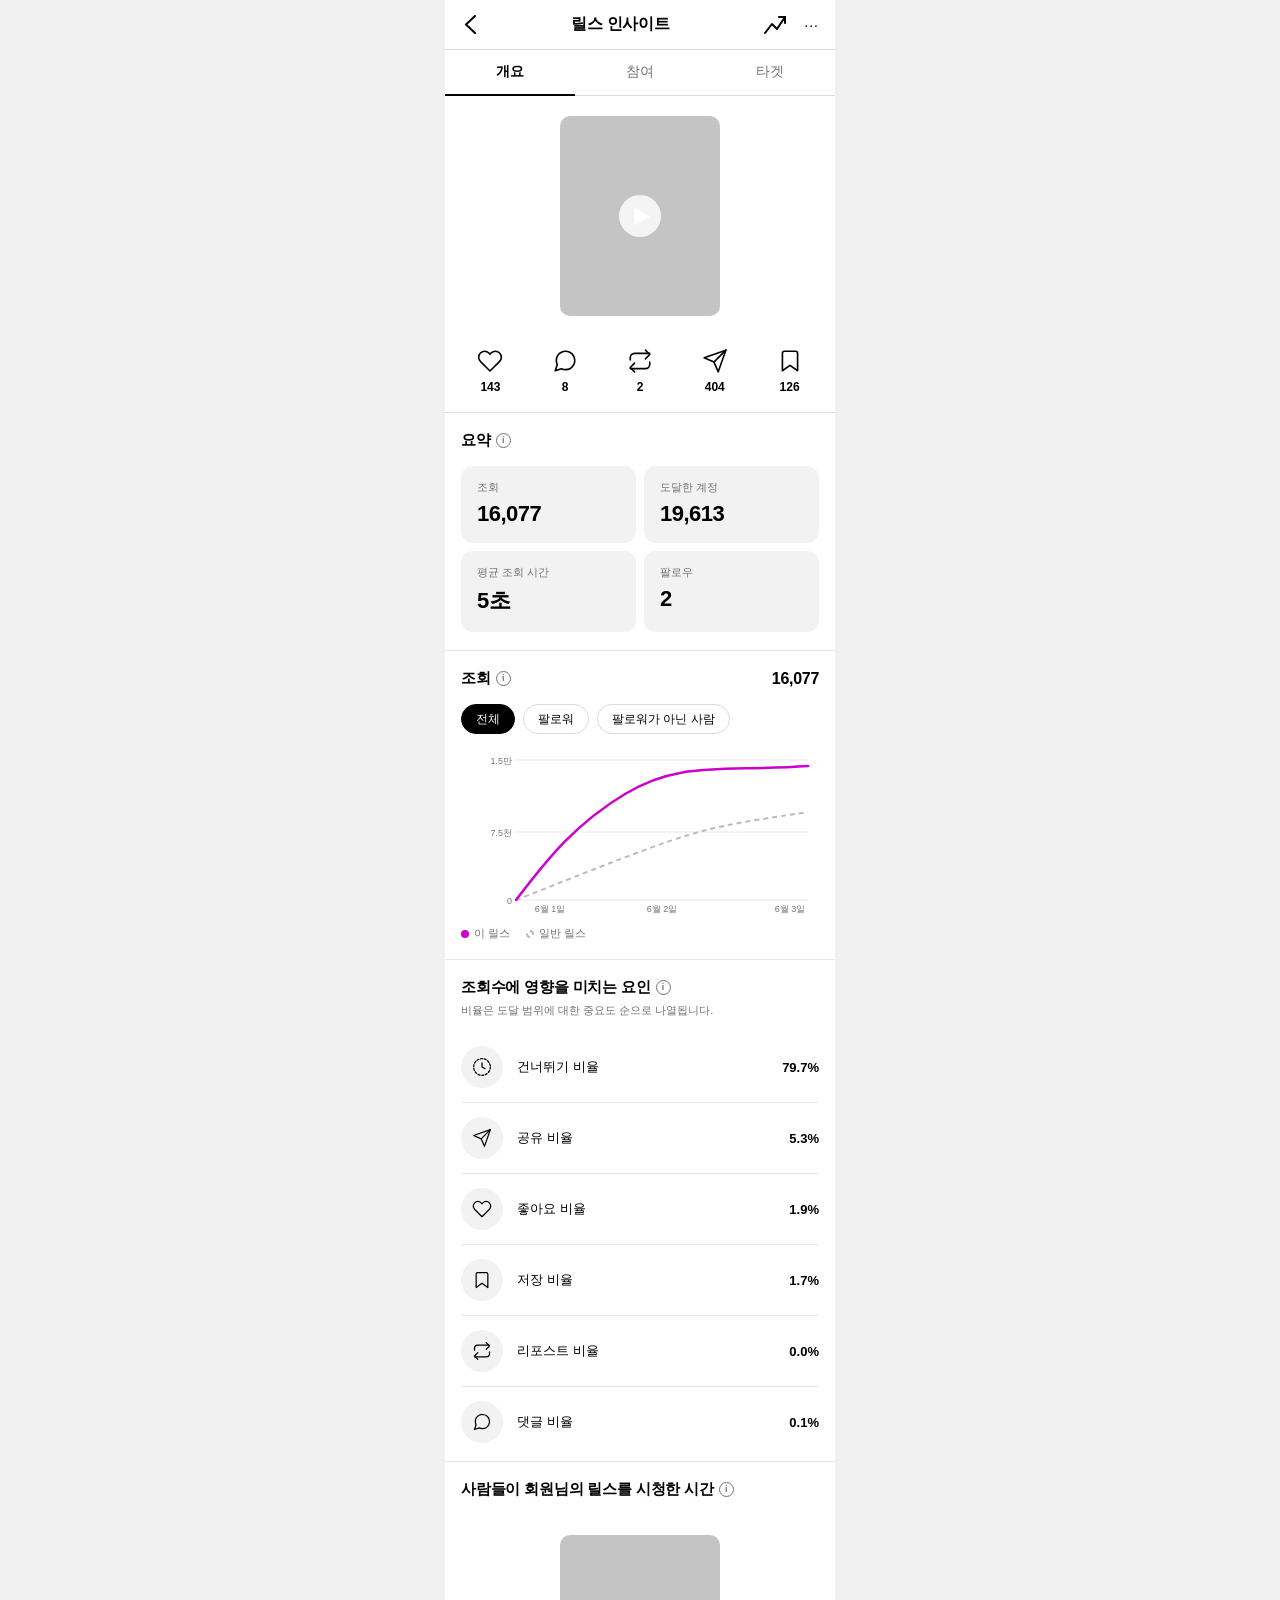
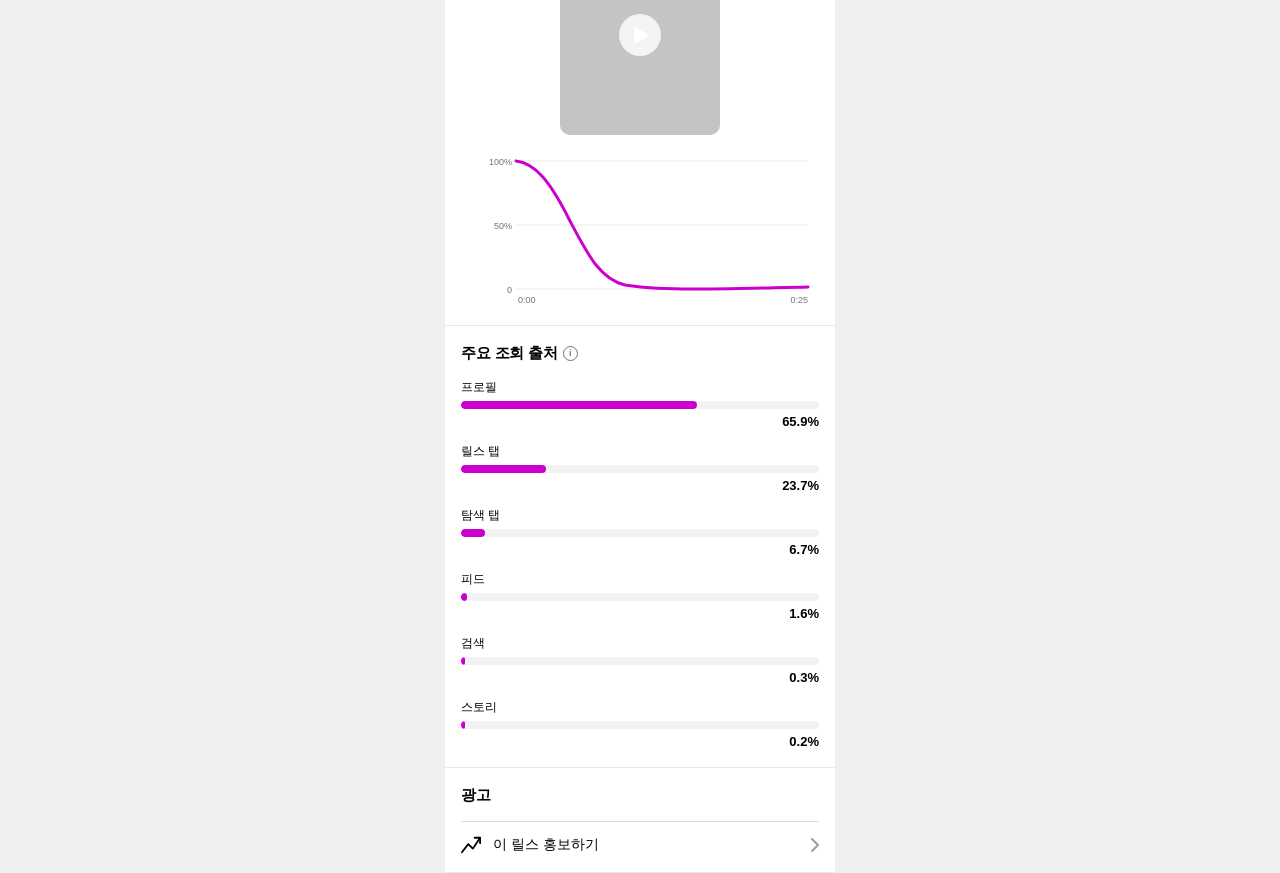
<file: index.html>
<!DOCTYPE html>
<html lang="ko">
<head>
  <meta charset="UTF-8"/>
  <meta name="viewport" content="width=device-width, initial-scale=1.0"/>
  <title>릴스 인사이트</title>
  <link rel="stylesheet" href="style.css"/>
</head>
<body>
<div class="app">

  <!-- 헤더 -->
  <header class="header">
    <button class="hdr-btn">
      <svg width="11" height="19" viewBox="0 0 11 19" fill="none">
        <path d="M10 1L1 9.5L10 18" stroke="#000" stroke-width="2" stroke-linecap="round" stroke-linejoin="round"/>
      </svg>
    </button>
    <span class="hdr-title">릴스 인사이트</span>
    <div class="hdr-right">
      <button class="hdr-btn">
        <svg width="22" height="18" viewBox="0 0 22 18" fill="none">
          <polyline points="1,17 8,8 13,13 21,1" stroke="#000" stroke-width="2" stroke-linecap="round" stroke-linejoin="round"/>
          <polyline points="15,1 21,1 21,7" stroke="#000" stroke-width="2" stroke-linecap="round" stroke-linejoin="round"/>
        </svg>
      </button>
      <button class="hdr-btn hdr-more">···</button>
    </div>
  </header>

  <!-- 탭바 -->
  <nav class="tabbar">
    <button class="tab tab--active">개요</button>
    <button class="tab">참여</button>
    <button class="tab">타겟</button>
  </nav>

  <!-- 썸네일 -->
  <div class="thumb-wrap">
    <div class="thumb">
      <div class="thumb-play">
        <svg width="18" height="21" viewBox="0 0 18 21" fill="white">
          <path d="M1 1.5L17 10.5L1 19.5V1.5Z"/>
        </svg>
      </div>
    </div>
  </div>

  <!-- 참여 지표 -->
  <div class="engage-row">
    <div class="engage-item">
      <svg width="26" height="26" viewBox="0 0 24 24" fill="none" stroke="#000" stroke-width="1.5" stroke-linecap="round" stroke-linejoin="round">
        <path d="M20.84 4.61a5.5 5.5 0 0 0-7.78 0L12 5.67l-1.06-1.06a5.5 5.5 0 0 0-7.78 7.78l1.06 1.06L12 21.23l7.78-7.78 1.06-1.06a5.5 5.5 0 0 0 0-7.78z"/>
      </svg>
      <span>143</span>
    </div>
    <div class="engage-item">
      <svg width="26" height="26" viewBox="0 0 24 24" fill="none" stroke="#000" stroke-width="1.5" stroke-linecap="round" stroke-linejoin="round">
        <path d="M21 11.5a8.38 8.38 0 0 1-.9 3.8 8.5 8.5 0 0 1-7.6 4.7 8.38 8.38 0 0 1-3.8-.9L3 21l1.9-5.7a8.38 8.38 0 0 1-.9-3.8 8.5 8.5 0 0 1 4.7-7.6 8.38 8.38 0 0 1 3.8-.9h.5a8.48 8.48 0 0 1 8 8v.5z"/>
      </svg>
      <span>8</span>
    </div>
    <div class="engage-item">
      <svg width="26" height="26" viewBox="0 0 24 24" fill="none" stroke="#000" stroke-width="1.5" stroke-linecap="round" stroke-linejoin="round">
        <path d="M17 2l4 4-4 4"/>
        <path d="M3 11V9a4 4 0 0 1 4-4h14"/>
        <path d="M7 22l-4-4 4-4"/>
        <path d="M21 13v2a4 4 0 0 1-4 4H3"/>
      </svg>
      <span>2</span>
    </div>
    <div class="engage-item">
      <svg width="26" height="26" viewBox="0 0 24 24" fill="none" stroke="#000" stroke-width="1.5" stroke-linecap="round" stroke-linejoin="round">
        <path d="M22 2L11 13"/>
        <path d="M22 2L15 22 11 13 2 9l20-7z"/>
      </svg>
      <span>404</span>
    </div>
    <div class="engage-item">
      <svg width="26" height="26" viewBox="0 0 24 24" fill="none" stroke="#000" stroke-width="1.5" stroke-linecap="round" stroke-linejoin="round">
        <path d="M19 21l-7-5-7 5V5a2 2 0 0 1 2-2h10a2 2 0 0 1 2 2z"/>
      </svg>
      <span>126</span>
    </div>
  </div>

  <!-- ── 개요 탭 콘텐츠 ── -->

  <!-- 요약 -->
  <section class="sec">
    <div class="sec-title">요약 <span class="iicon">i</span></div>
    <div class="stat-grid">
      <div class="stat-card">
        <div class="stat-lbl">조회</div>
        <div class="stat-val">16,077</div>
      </div>
      <div class="stat-card">
        <div class="stat-lbl">도달한 계정</div>
        <div class="stat-val">19,613</div>
      </div>
      <div class="stat-card">
        <div class="stat-lbl">평균 조회 시간</div>
        <div class="stat-val">5초</div>
      </div>
      <div class="stat-card">
        <div class="stat-lbl">팔로우</div>
        <div class="stat-val">2</div>
      </div>
    </div>
  </section>

  <!-- 조회 + 꺾은선 차트 -->
  <section class="sec">
    <div class="row-between">
      <div class="sec-title" style="margin-bottom:0">조회 <span class="iicon">i</span></div>
      <div class="sec-total">16,077</div>
    </div>

    <div class="pills">
      <button class="pill pill--on">전체</button>
      <button class="pill">팔로워</button>
      <button class="pill">팔로워가 아닌 사람</button>
    </div>

    <!-- 조회수 누적 라인 차트 -->
    <div class="chart-box">
      <svg viewBox="0 0 340 160" width="100%" height="160" overflow="visible">
        <!-- 그리드 -->
        <line x1="46" y1="8"   x2="338" y2="8"   stroke="#E8E8E8" stroke-width="1"/>
        <line x1="46" y1="80"  x2="338" y2="80"  stroke="#E8E8E8" stroke-width="1"/>
        <line x1="46" y1="148" x2="338" y2="148" stroke="#E8E8E8" stroke-width="1"/>
        <!-- Y축 -->
        <text x="42" y="12"  class="albl" text-anchor="end">1.5만</text>
        <text x="42" y="84"  class="albl" text-anchor="end">7.5천</text>
        <text x="42" y="152" class="albl" text-anchor="end">0</text>
        <!-- X축 -->
        <text x="80"  y="160" class="albl" text-anchor="middle">6월 1일</text>
        <text x="192" y="160" class="albl" text-anchor="middle">6월 2일</text>
        <text x="320" y="160" class="albl" text-anchor="middle">6월 3일</text>
        <!-- 회색 점선 (일반 릴스) -->
        <path d="M46,148 C80,135 120,118 180,96 S260,72 338,60"
              fill="none" stroke="#BBBBBB" stroke-width="2" stroke-dasharray="5,4"/>
        <!-- 마젠타 실선 (이 릴스) -->
        <path d="M46,148 C72,115 100,75 155,42 S250,20 338,14"
              fill="none" stroke="#CC00CC" stroke-width="2.5" stroke-linecap="round"/>
      </svg>
    </div>
    <div class="legend">
      <span class="leg-item"><span class="leg-dot" style="background:#CC00CC"></span>이 릴스</span>
      <span class="leg-item"><span class="leg-dot leg-dash"></span>일반 릴스</span>
    </div>
  </section>

  <!-- 조회수 영향 요인 -->
  <section class="sec">
    <div class="sec-title">조회수에 영향을 미치는 요인 <span class="iicon">i</span></div>
    <div class="sec-sub">비율은 도달 범위에 대한 중요도 순으로 나열됩니다.</div>

    <div class="factor-list">
      <div class="factor">
        <div class="ficon">
          <svg width="20" height="20" viewBox="0 0 24 24" fill="none" stroke="#000" stroke-width="1.5" stroke-linecap="round">
            <circle cx="12" cy="12" r="10" stroke-dasharray="2.5 2"/>
            <polyline points="12 7 12 12 15.5 14"/>
          </svg>
        </div>
        <span class="flbl">건너뛰기 비율</span>
        <span class="fval">79.7%</span>
      </div>
      <div class="factor">
        <div class="ficon">
          <svg width="20" height="20" viewBox="0 0 24 24" fill="none" stroke="#000" stroke-width="1.5" stroke-linecap="round" stroke-linejoin="round">
            <path d="M22 2L11 13"/><path d="M22 2L15 22 11 13 2 9l20-7z"/>
          </svg>
        </div>
        <span class="flbl">공유 비율</span>
        <span class="fval">5.3%</span>
      </div>
      <div class="factor">
        <div class="ficon">
          <svg width="20" height="20" viewBox="0 0 24 24" fill="none" stroke="#000" stroke-width="1.5" stroke-linecap="round" stroke-linejoin="round">
            <path d="M20.84 4.61a5.5 5.5 0 0 0-7.78 0L12 5.67l-1.06-1.06a5.5 5.5 0 0 0-7.78 7.78l1.06 1.06L12 21.23l7.78-7.78 1.06-1.06a5.5 5.5 0 0 0 0-7.78z"/>
          </svg>
        </div>
        <span class="flbl">좋아요 비율</span>
        <span class="fval">1.9%</span>
      </div>
      <div class="factor">
        <div class="ficon">
          <svg width="20" height="20" viewBox="0 0 24 24" fill="none" stroke="#000" stroke-width="1.5" stroke-linecap="round" stroke-linejoin="round">
            <path d="M19 21l-7-5-7 5V5a2 2 0 0 1 2-2h10a2 2 0 0 1 2 2z"/>
          </svg>
        </div>
        <span class="flbl">저장 비율</span>
        <span class="fval">1.7%</span>
      </div>
      <div class="factor">
        <div class="ficon">
          <svg width="20" height="20" viewBox="0 0 24 24" fill="none" stroke="#000" stroke-width="1.5" stroke-linecap="round" stroke-linejoin="round">
            <path d="M17 2l4 4-4 4"/><path d="M3 11V9a4 4 0 0 1 4-4h14"/>
            <path d="M7 22l-4-4 4-4"/><path d="M21 13v2a4 4 0 0 1-4 4H3"/>
          </svg>
        </div>
        <span class="flbl">리포스트 비율</span>
        <span class="fval">0.0%</span>
      </div>
      <div class="factor factor--last">
        <div class="ficon">
          <svg width="20" height="20" viewBox="0 0 24 24" fill="none" stroke="#000" stroke-width="1.5" stroke-linecap="round" stroke-linejoin="round">
            <path d="M21 11.5a8.38 8.38 0 0 1-.9 3.8 8.5 8.5 0 0 1-7.6 4.7 8.38 8.38 0 0 1-3.8-.9L3 21l1.9-5.7a8.38 8.38 0 0 1-.9-3.8 8.5 8.5 0 0 1 4.7-7.6 8.38 8.38 0 0 1 3.8-.9h.5a8.48 8.48 0 0 1 8 8v.5z"/>
          </svg>
        </div>
        <span class="flbl">댓글 비율</span>
        <span class="fval">0.1%</span>
      </div>
    </div>
  </section>

  <!-- 시청 시간 + retention 차트 -->
  <section class="sec">
    <div class="sec-title">사람들이 회원님의 릴스를 시청한 시간 <span class="iicon">i</span></div>

    <div class="thumb-wrap">
      <div class="thumb">
        <div class="thumb-play">
          <svg width="18" height="21" viewBox="0 0 18 21" fill="white">
            <path d="M1 1.5L17 10.5L1 19.5V1.5Z"/>
          </svg>
        </div>
      </div>
    </div>

    <!-- Retention 곡선 차트 -->
    <div class="chart-box">
      <svg viewBox="0 0 340 150" width="100%" height="150" overflow="visible">
        <!-- 그리드 -->
        <line x1="46" y1="8"   x2="338" y2="8"   stroke="#E8E8E8" stroke-width="1"/>
        <line x1="46" y1="72"  x2="338" y2="72"  stroke="#E8E8E8" stroke-width="1"/>
        <line x1="46" y1="136" x2="338" y2="136" stroke="#E8E8E8" stroke-width="1"/>
        <!-- Y축 -->
        <text x="42" y="12"  class="albl" text-anchor="end">100%</text>
        <text x="42" y="76"  class="albl" text-anchor="end">50%</text>
        <text x="42" y="140" class="albl" text-anchor="end">0</text>
        <!-- X축 -->
        <text x="48"  y="150" class="albl" text-anchor="start">0:00</text>
        <text x="338" y="150" class="albl" text-anchor="end">0:25</text>
        <!-- Retention 곡선: 100%→빠른 하락→~5% 평탄 -->
        <path d="M46,8 C65,10 80,28 100,68 C118,102 130,126 155,132 C190,138 240,136 338,134"
              fill="none" stroke="#CC00CC" stroke-width="3" stroke-linecap="round" stroke-linejoin="round"/>
      </svg>
    </div>
  </section>

  <!-- 주요 조회 출처 -->
  <section class="sec">
    <div class="sec-title">주요 조회 출처 <span class="iicon">i</span></div>
    <div class="bars">
      <div class="bar-row">
        <span class="bar-lbl">프로필</span>
        <div class="bar-track"><div class="bar-fill" style="width:65.9%"></div></div>
        <span class="bar-pct">65.9%</span>
      </div>
      <div class="bar-row">
        <span class="bar-lbl">릴스 탭</span>
        <div class="bar-track"><div class="bar-fill" style="width:23.7%"></div></div>
        <span class="bar-pct">23.7%</span>
      </div>
      <div class="bar-row">
        <span class="bar-lbl">탐색 탭</span>
        <div class="bar-track"><div class="bar-fill" style="width:6.7%"></div></div>
        <span class="bar-pct">6.7%</span>
      </div>
      <div class="bar-row">
        <span class="bar-lbl">피드</span>
        <div class="bar-track"><div class="bar-fill" style="width:1.6%"></div></div>
        <span class="bar-pct">1.6%</span>
      </div>
      <div class="bar-row">
        <span class="bar-lbl">검색</span>
        <div class="bar-track"><div class="bar-fill" style="width:0.3%"></div></div>
        <span class="bar-pct">0.3%</span>
      </div>
      <div class="bar-row">
        <span class="bar-lbl">스토리</span>
        <div class="bar-track"><div class="bar-fill" style="width:0.2%"></div></div>
        <span class="bar-pct">0.2%</span>
      </div>
    </div>
  </section>

  <!-- 광고 -->
  <section class="sec">
    <div class="sec-title">광고</div>
    <div class="ad-row">
      <svg width="20" height="18" viewBox="0 0 22 18" fill="none">
        <polyline points="1,17 8,8 13,13 21,1" stroke="#000" stroke-width="2" stroke-linecap="round" stroke-linejoin="round"/>
        <polyline points="15,1 21,1 21,7" stroke="#000" stroke-width="2" stroke-linecap="round" stroke-linejoin="round"/>
      </svg>
      <span class="ad-lbl">이 릴스 홍보하기</span>
      <svg width="8" height="14" viewBox="0 0 8 14" fill="none">
        <path d="M1 1l6 6-6 6" stroke="#999" stroke-width="1.8" stroke-linecap="round" stroke-linejoin="round"/>
      </svg>
    </div>
  </section>

</div>
</body>
</html>
</file>
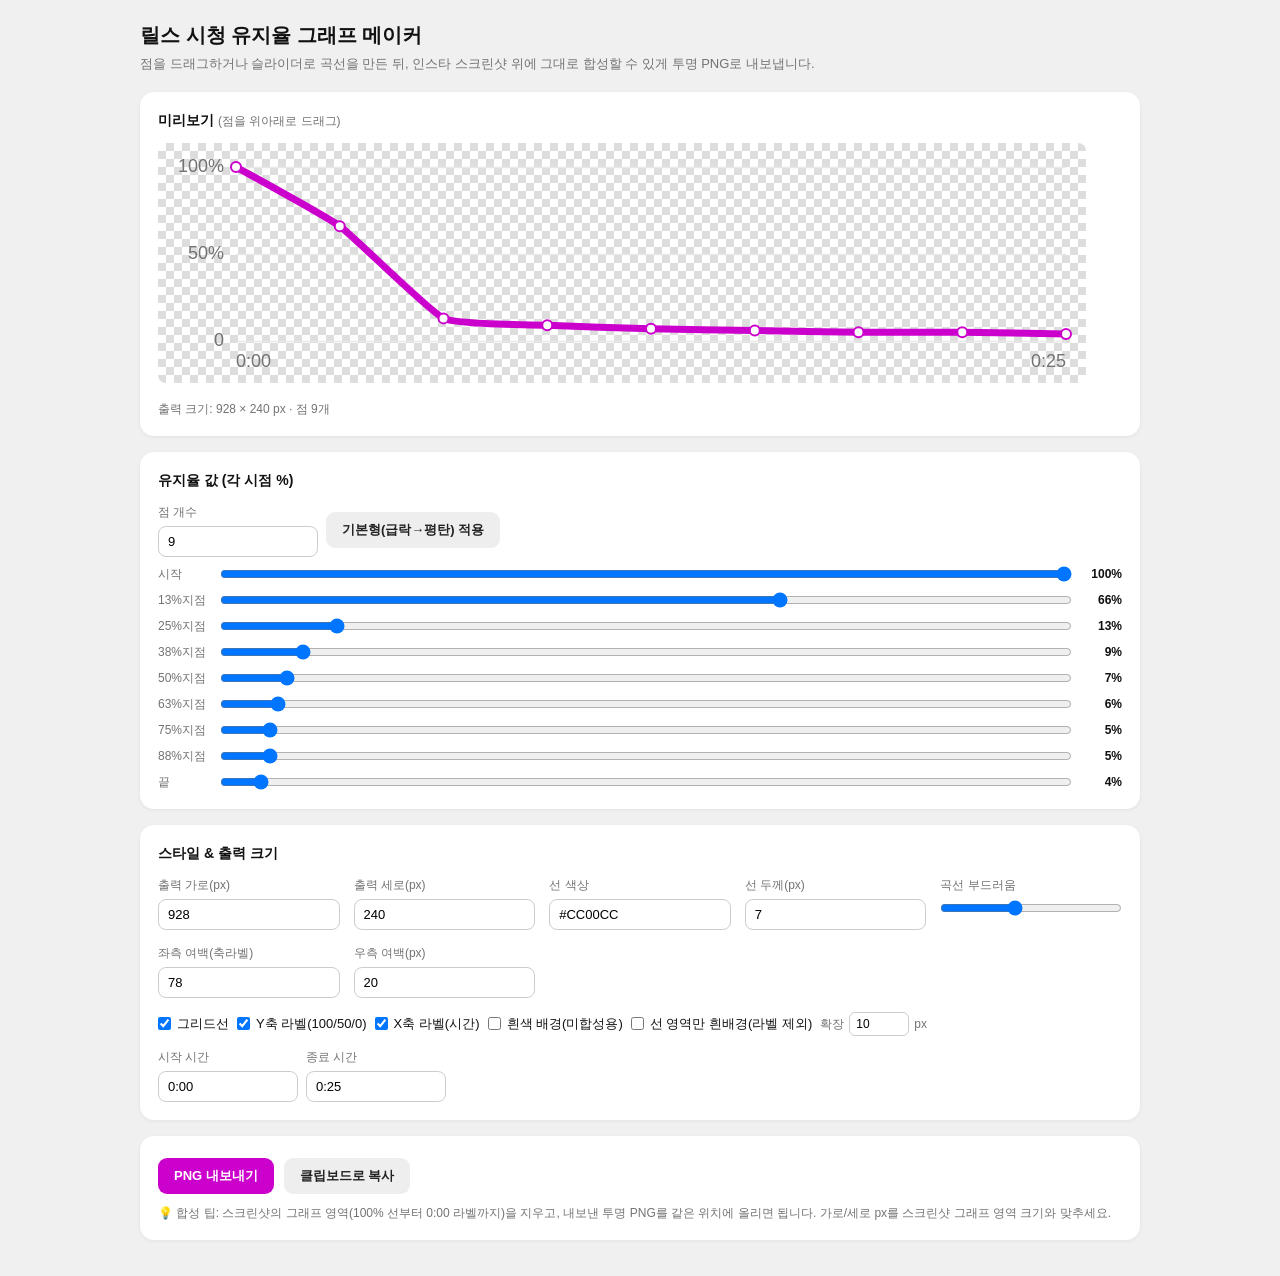
<file: chart-maker.html>
<!DOCTYPE html>
<html lang="ko">
<head>
<meta charset="UTF-8"/>
<meta name="viewport" content="width=device-width, initial-scale=1.0"/>
<title>릴스 시청유지 그래프 메이커</title>
<style>
  :root{ --acc:#CC00CC; --muted:#737373; --grid:#E8E8E8; }
  *{ box-sizing:border-box; margin:0; padding:0; }
  body{
    font-family:-apple-system,BlinkMacSystemFont,"Apple SD Gothic Neo","Malgun Gothic",sans-serif;
    background:#f0f0f0; color:#111; padding:20px; line-height:1.5;
  }
  .wrap{ max-width:1000px; margin:0 auto; }
  h1{ font-size:20px; margin-bottom:4px; }
  .desc{ font-size:13px; color:var(--muted); margin-bottom:18px; }

  .panel{ background:#fff; border-radius:14px; padding:18px; margin-bottom:16px;
           box-shadow:0 1px 4px rgba(0,0,0,.06); }
  .panel h2{ font-size:14px; margin-bottom:12px; }

  /* 미리보기 영역 — 체커보드(투명 표현) */
  .stage{
    background-image:
      linear-gradient(45deg,#ddd 25%,transparent 25%),
      linear-gradient(-45deg,#ddd 25%,transparent 25%),
      linear-gradient(45deg,transparent 75%,#ddd 75%),
      linear-gradient(-45deg,transparent 75%,#ddd 75%);
    background-size:16px 16px;
    background-position:0 0,0 8px,8px -8px,-8px 0;
    display:inline-block; border-radius:8px; overflow:hidden;
    max-width:100%;
  }
  canvas{ display:block; touch-action:none; cursor:crosshair; max-width:100%; height:auto; }

  .controls{ display:grid; grid-template-columns:repeat(auto-fit,minmax(150px,1fr)); gap:14px; }
  .ctl label{ display:block; font-size:12px; color:var(--muted); margin-bottom:5px; }
  .ctl input[type=number],.ctl input[type=text]{
    width:100%; padding:7px 9px; border:1px solid #ccc; border-radius:8px; font-size:13px;
  }
  .ctl input[type=range]{ width:100%; }
  .row{ display:flex; align-items:center; gap:8px; flex-wrap:wrap; }
  .chk{ display:flex; align-items:center; gap:6px; font-size:13px; }

  .btns{ display:flex; gap:10px; flex-wrap:wrap; margin-top:4px; }
  button{
    font-family:inherit; font-size:13px; font-weight:600; padding:9px 16px;
    border:none; border-radius:9px; cursor:pointer;
  }
  .btn-primary{ background:var(--acc); color:#fff; }
  .btn-ghost{ background:#eee; color:#222; }
  .hint{ font-size:12px; color:var(--muted); margin-top:10px; }
  .pts-list{ display:flex; flex-direction:column; gap:8px; margin-top:6px; max-height:260px; overflow:auto; }
  .pt-row{ display:flex; align-items:center; gap:8px; font-size:12px; }
  .pt-row span{ width:54px; color:var(--muted); }
  .pt-row input[type=range]{ flex:1; }
  .pt-row b{ width:42px; text-align:right; }
</style>
</head>
<body>
<div class="wrap">
  <h1>릴스 시청 유지율 그래프 메이커</h1>
  <p class="desc">점을 드래그하거나 슬라이더로 곡선을 만든 뒤, 인스타 스크린샷 위에 그대로 합성할 수 있게 투명 PNG로 내보냅니다.</p>

  <!-- 미리보기 -->
  <div class="panel">
    <h2>미리보기 <span style="font-weight:400;color:var(--muted);font-size:12px;">(점을 위아래로 드래그)</span></h2>
    <div class="stage"><canvas id="cv"></canvas></div>
    <p class="hint" id="sizeHint"></p>
  </div>

  <!-- 점 슬라이더 -->
  <div class="panel">
    <h2>유지율 값 (각 시점 %)</h2>
    <div class="row" style="margin-bottom:8px">
      <div class="ctl" style="width:160px">
        <label>점 개수</label>
        <input type="number" id="ptCount" min="2" max="40" value="9"/>
      </div>
      <button class="btn-ghost" id="presetBtn" type="button">기본형(급락→평탄) 적용</button>
    </div>
    <div class="pts-list" id="ptsList"></div>
  </div>

  <!-- 스타일/크기 -->
  <div class="panel">
    <h2>스타일 &amp; 출력 크기</h2>
    <div class="controls">
      <div class="ctl">
        <label>출력 가로(px)</label>
        <input type="number" id="outW" value="928"/>
      </div>
      <div class="ctl">
        <label>출력 세로(px)</label>
        <input type="number" id="outH" value="240"/>
      </div>
      <div class="ctl">
        <label>선 색상</label>
        <input type="text" id="lineColor" value="#CC00CC"/>
      </div>
      <div class="ctl">
        <label>선 두께(px)</label>
        <input type="number" id="lineW" value="7" min="1" step="0.5"/>
      </div>
      <div class="ctl">
        <label>곡선 부드러움</label>
        <input type="range" id="smooth" min="0" max="100" value="40"/>
      </div>
      <div class="ctl">
        <label>좌측 여백(축라벨)</label>
        <input type="number" id="padL" value="78"/>
      </div>
      <div class="ctl">
        <label>우측 여백(px)</label>
        <input type="number" id="padR" value="20"/>
      </div>
    </div>
    <div class="row" style="margin-top:14px">
      <label class="chk"><input type="checkbox" id="showGrid" checked/> 그리드선</label>
      <label class="chk"><input type="checkbox" id="showYlbl" checked/> Y축 라벨(100/50/0)</label>
      <label class="chk"><input type="checkbox" id="showXlbl" checked/> X축 라벨(시간)</label>
      <label class="chk"><input type="checkbox" id="whiteBg"/> 흰색 배경(미합성용)</label>
      <label class="chk"><input type="checkbox" id="plotBg"/> 선 영역만 흰배경(라벨 제외)</label>
      <div class="chk" style="gap:5px">
        <span style="font-size:12px;color:var(--muted)">확장</span>
        <input type="number" id="plotBgEx" value="10" min="0" max="200" style="width:60px;padding:4px 6px;border:1px solid #ccc;border-radius:6px;font-size:12px;"/>
        <span style="font-size:12px;color:var(--muted)">px</span>
      </div>
    </div>
    <div class="row" style="margin-top:12px">
      <div class="ctl" style="width:140px">
        <label>시작 시간</label>
        <input type="text" id="xStart" value="0:00"/>
      </div>
      <div class="ctl" style="width:140px">
        <label>종료 시간</label>
        <input type="text" id="xEnd" value="0:25"/>
      </div>
    </div>
  </div>

  <div class="panel">
    <div class="btns">
      <button class="btn-primary" id="dlBtn" type="button">PNG 내보내기</button>
      <button class="btn-ghost" id="copyBtn" type="button">클립보드로 복사</button>
    </div>
    <p class="hint">💡 합성 팁: 스크린샷의 그래프 영역(100% 선부터 0:00 라벨까지)을 지우고, 내보낸 투명 PNG를 같은 위치에 올리면 됩니다. 가로/세로 px를 스크린샷 그래프 영역 크기와 맞추세요.</p>
  </div>
</div>

<script>
const cv = document.getElementById('cv');
const ctx = cv.getContext('2d');

// 상태: 각 점의 y값(0~100%). x는 균등 분포.
let values = [];
function defaultValues(n){
  // 인스타 리텐션 형태: 100 → 급락 → 5% 평탄 꼬리
  const preset = [100, 66, 13, 9, 7, 6, 5, 5, 4];
  const out = [];
  for(let i=0;i<n;i++){
    const t = i/(n-1);
    // preset 보간
    const fi = t*(preset.length-1);
    const a = Math.floor(fi), b = Math.min(a+1, preset.length-1);
    out.push(Math.round(preset[a] + (preset[b]-preset[a])*(fi-a)));
  }
  return out;
}

const el = id => document.getElementById(id);

function rebuildPts(keep){
  const n = Math.max(2, Math.min(40, parseInt(el('ptCount').value)||9));
  if(!keep || values.length!==n){
    const old = values;
    if(keep && old.length){
      const nv=[];
      for(let i=0;i<n;i++){
        const t=i/(n-1)*(old.length-1);
        const a=Math.floor(t), b=Math.min(a+1,old.length-1);
        nv.push(old[a]+(old[b]-old[a])*(t-a));
      }
      values=nv;
    } else {
      values = defaultValues(n);
    }
  }
  renderSliders();
  draw();
}

function renderSliders(){
  const list = el('ptsList');
  list.innerHTML='';
  values.forEach((v,i)=>{
    const t = i/(values.length-1);
    const label = i===0?'시작':(i===values.length-1?'끝':(Math.round(t*100)+'%지점'));
    const row=document.createElement('div');
    row.className='pt-row';
    row.innerHTML=`<span>${label}</span>
      <input type="range" min="0" max="100" step="1" value="${Math.round(v)}" data-i="${i}"/>
      <b>${Math.round(v)}%</b>`;
    const rng=row.querySelector('input');
    rng.addEventListener('input',e=>{
      values[i]=parseFloat(e.target.value);
      row.querySelector('b').textContent=Math.round(values[i])+'%';
      draw();
    });
    list.appendChild(row);
  });
}

// ── 그리기 ──
function geom(){
  const W = parseInt(el('outW').value)||928;
  const H = parseInt(el('outH').value)||240;
  const padL = parseInt(el('padL').value)||78;
  const padR = parseInt(el('padR').value)||20;
  const padT = 24;          // 100% 선 위 여백
  const padB = 42;          // X 라벨 공간
  return {W,H,padL,padR,padT,padB,
    plotL:padL, plotR:W-padR, plotT:padT, plotB:H-padB};
}

function valToXY(i,g){
  const x = g.plotL + (g.plotR-g.plotL)*(i/(values.length-1));
  const y = g.plotB - (g.plotB-g.plotT)*(values[i]/100);
  return {x,y};
}

function draw(){
  const g = geom();
  const dpr = window.devicePixelRatio||1;
  cv.width = g.W*dpr; cv.height = g.H*dpr;
  cv.style.width = g.W+'px'; cv.style.height = g.H+'px';
  ctx.setTransform(dpr,0,0,dpr,0,0);
  ctx.clearRect(0,0,g.W,g.H);

  if(el('whiteBg').checked){ ctx.fillStyle='#fff'; ctx.fillRect(0,0,g.W,g.H); }
  // 선 영역(플롯 박스)만 흰배경 — 축 라벨 영역은 투명 유지
  if(el('plotBg').checked){
    const ex = parseInt(el('plotBgEx').value)||0;
    ctx.fillStyle='#fff';
    ctx.fillRect(g.plotL - ex, g.plotT - ex, (g.plotR-g.plotL) + ex*2, (g.plotB-g.plotT) + ex*2);
  }

  const yFont = '18px -apple-system,BlinkMacSystemFont,sans-serif';

  // 그리드 (100 / 50 / 0)
  if(el('showGrid').checked){
    ctx.strokeStyle='#E8E8E8'; ctx.lineWidth=1.5;
    [100,50,0].forEach(p=>{
      const y = g.plotB - (g.plotB-g.plotT)*(p/100);
      ctx.beginPath(); ctx.moveTo(g.plotL,y+.5); ctx.lineTo(g.plotR,y+.5); ctx.stroke();
    });
  }
  // Y 라벨
  if(el('showYlbl').checked){
    ctx.fillStyle='#737373'; ctx.font=yFont; ctx.textAlign='right'; ctx.textBaseline='middle';
    [['100%',100],['50%',50],['0',0]].forEach(([t,p])=>{
      const y = g.plotB - (g.plotB-g.plotT)*(p/100);
      ctx.fillText(t, g.plotL-12, y);
    });
  }
  // X 라벨
  if(el('showXlbl').checked){
    ctx.fillStyle='#737373'; ctx.font=yFont; ctx.textBaseline='top';
    ctx.textAlign='left';  ctx.fillText(el('xStart').value, g.plotL, g.plotB+12);
    ctx.textAlign='right'; ctx.fillText(el('xEnd').value, g.plotR, g.plotB+12);
  }

  // 곡선
  const pts = values.map((_,i)=>valToXY(i,g));
  const smooth = (parseInt(el('smooth').value)||0)/100;
  ctx.strokeStyle = el('lineColor').value || '#CC00CC';
  ctx.lineWidth = parseFloat(el('lineW').value)||6;
  ctx.lineJoin='round'; ctx.lineCap='round';
  ctx.beginPath();
  ctx.moveTo(pts[0].x, pts[0].y);
  if(smooth<=0){
    for(let i=1;i<pts.length;i++) ctx.lineTo(pts[i].x,pts[i].y);
  } else {
    // Catmull-Rom → 베지어, smooth로 텐션 조절
    for(let i=0;i<pts.length-1;i++){
      const p0=pts[i-1]||pts[i], p1=pts[i], p2=pts[i+1], p3=pts[i+2]||p2;
      const t=smooth/6;
      const c1x=p1.x+(p2.x-p0.x)*t, c1y=p1.y+(p2.y-p0.y)*t;
      const c2x=p2.x-(p3.x-p1.x)*t, c2y=p2.y-(p3.y-p1.y)*t;
      ctx.bezierCurveTo(c1x,c1y,c2x,c2y,p2.x,p2.y);
    }
  }
  ctx.stroke();

  // 드래그용 핸들(내보낼 땐 숨김)
  if(!exporting){
    pts.forEach(p=>{
      ctx.beginPath(); ctx.arc(p.x,p.y,5,0,7);
      ctx.fillStyle='#fff'; ctx.fill();
      ctx.lineWidth=2; ctx.strokeStyle=el('lineColor').value; ctx.stroke();
    });
  }

  el('sizeHint').textContent = `출력 크기: ${g.W} × ${g.H} px  ·  점 ${values.length}개`;
}

// ── 드래그 ──
let dragIdx=-1, exporting=false;
function canvasPos(e){
  const r=cv.getBoundingClientRect();
  const sx=cv.width/window.devicePixelRatio/r.width;
  const sy=cv.height/window.devicePixelRatio/r.height;
  const cx=(e.touches?e.touches[0].clientX:e.clientX)-r.left;
  const cy=(e.touches?e.touches[0].clientY:e.clientY)-r.top;
  return {x:cx*sx, y:cy*sy};
}
function pickPoint(pos){
  const g=geom();
  let best=-1,bd=400;
  values.forEach((_,i)=>{
    const p=valToXY(i,g);
    const d=(p.x-pos.x)**2+(p.y-pos.y)**2;
    if(d<bd){bd=d;best=i;}
  });
  return best;
}
function setFromY(i,y){
  const g=geom();
  let v=(g.plotB-y)/(g.plotB-g.plotT)*100;
  v=Math.max(0,Math.min(100,v));
  values[i]=v;
  const rng=document.querySelector(`#ptsList input[data-i="${i}"]`);
  if(rng){ rng.value=Math.round(v); rng.nextElementSibling.textContent=Math.round(v)+'%'; }
}
function down(e){ dragIdx=pickPoint(canvasPos(e)); if(dragIdx>=0){e.preventDefault();} }
function move(e){ if(dragIdx<0)return; e.preventDefault(); setFromY(dragIdx,canvasPos(e).y); draw(); }
function up(){ dragIdx=-1; }
cv.addEventListener('mousedown',down); window.addEventListener('mousemove',move); window.addEventListener('mouseup',up);
cv.addEventListener('touchstart',down,{passive:false}); cv.addEventListener('touchmove',move,{passive:false}); cv.addEventListener('touchend',up);

// ── 내보내기 ──
function exportCanvas(){
  // 핸들 없이 다시 그려서 깨끗한 캔버스 생성
  exporting=true; draw();
  const data = cv.toDataURL('image/png');
  exporting=false; draw();
  return data;
}
el('dlBtn').onclick=()=>{
  const a=document.createElement('a');
  a.href=exportCanvas(); a.download='retention-graph.png'; a.click();
};
el('copyBtn').onclick=async()=>{
  try{
    exporting=true; draw();
    cv.toBlob(async b=>{
      try{ await navigator.clipboard.write([new ClipboardItem({'image/png':b})]);
        alert('클립보드에 복사됐어요!'); }
      catch(err){ alert('이 브라우저는 클립보드 복사를 지원하지 않습니다. PNG 내보내기를 사용하세요.'); }
      exporting=false; draw();
    });
  }catch(e){ exporting=false; draw(); }
};

// ── 이벤트 바인딩 ──
el('ptCount').addEventListener('input',()=>rebuildPts(true));
el('presetBtn').addEventListener('click',()=>{ values=defaultValues(values.length); renderSliders(); draw(); });
['outW','outH','lineColor','lineW','smooth','padL','padR','xStart','xEnd','plotBgEx'].forEach(id=>el(id).addEventListener('input',draw));
['showGrid','showYlbl','showXlbl','whiteBg','plotBg'].forEach(id=>el(id).addEventListener('change',draw));

rebuildPts(false);
</script>
</body>
</html>
</file>
<file: style.css>
:root {
  --acc: #CC00CC;
  --bg: #fff;
  --card: #F2F2F2;
  --txt: #000;
  --muted: #737373;
  --div: #DBDBDB;
  --grid: #E8E8E8;
}

* { box-sizing: border-box; margin: 0; padding: 0; }

body {
  background: #f0f0f0;
  font-family: -apple-system, BlinkMacSystemFont, "Apple SD Gothic Neo", "Malgun Gothic", sans-serif;
  color: var(--txt);
  -webkit-font-smoothing: antialiased;
}

.app {
  max-width: 390px;
  margin: 0 auto;
  background: var(--bg);
  min-height: 100vh;
}

/* ── 헤더 ── */
.header {
  display: flex;
  align-items: center;
  height: 50px;
  padding: 0 14px;
  border-bottom: 1px solid var(--div);
  position: sticky;
  top: 0;
  background: var(--bg);
  z-index: 30;
}

.hdr-title {
  flex: 1;
  text-align: center;
  font-size: 16px;
  font-weight: 600;
  letter-spacing: -0.3px;
}

.hdr-right {
  display: flex;
  align-items: center;
  gap: 10px;
}

.hdr-btn {
  background: none;
  border: none;
  cursor: pointer;
  padding: 6px;
  display: flex;
  align-items: center;
  color: var(--txt);
  line-height: 1;
}

.hdr-more {
  font-size: 14px;
  letter-spacing: 1px;
  padding: 6px 2px;
}

/* ── 탭바 ── */
.tabbar {
  display: flex;
  border-bottom: 1px solid var(--div);
  position: sticky;
  top: 50px;
  background: var(--bg);
  z-index: 20;
}

.tab {
  flex: 1;
  padding: 13px 0;
  font-size: 14px;
  font-family: inherit;
  color: var(--muted);
  font-weight: 400;
  background: none;
  border: none;
  border-bottom: 2px solid transparent;
  margin-bottom: -1px;
  cursor: pointer;
  text-align: center;
}

.tab--active {
  color: var(--txt);
  font-weight: 700;
  border-bottom: 2px solid var(--txt);
}

/* ── 썸네일 ── */
.thumb-wrap {
  display: flex;
  justify-content: center;
  padding: 20px 0 18px;
}

.thumb {
  width: 160px;
  height: 200px;
  background: #C4C4C4;
  border-radius: 10px;
  display: flex;
  align-items: center;
  justify-content: center;
}

.thumb-play {
  width: 42px;
  height: 42px;
  background: rgba(255,255,255,0.82);
  border-radius: 50%;
  display: flex;
  align-items: center;
  justify-content: center;
  padding-left: 3px;
}

/* ── 참여 지표 ── */
.engage-row {
  display: flex;
  justify-content: space-around;
  padding: 14px 8px 18px;
  border-bottom: 1px solid var(--div);
}

.engage-item {
  display: flex;
  flex-direction: column;
  align-items: center;
  gap: 6px;
  color: var(--txt);
}

.engage-item span {
  font-size: 12px;
  font-weight: 700;
  color: #000;
}

/* ── 섹션 ── */
.sec {
  padding: 18px 16px;
  border-bottom: 1px solid var(--grid);
}

.sec-title {
  font-size: 15px;
  font-weight: 600;
  display: flex;
  align-items: center;
  gap: 5px;
  margin-bottom: 16px;
  letter-spacing: -0.2px;
}

.iicon {
  display: inline-flex;
  align-items: center;
  justify-content: center;
  width: 15px;
  height: 15px;
  border-radius: 50%;
  border: 1.5px solid var(--muted);
  font-size: 9px;
  font-weight: 700;
  color: var(--muted);
  font-style: normal;
  flex-shrink: 0;
  line-height: 1;
}

.sec-sub {
  font-size: 11px;
  color: var(--muted);
  margin-top: -10px;
  margin-bottom: 14px;
  line-height: 1.4;
}

.row-between {
  display: flex;
  justify-content: space-between;
  align-items: center;
  margin-bottom: 16px;
}

.sec-total {
  font-size: 16px;
  font-weight: 700;
  letter-spacing: -0.3px;
}

/* ── 요약 카드 ── */
.stat-grid {
  display: grid;
  grid-template-columns: 1fr 1fr;
  gap: 8px;
}

.stat-card {
  background: var(--card);
  border-radius: 12px;
  padding: 14px 16px 16px;
}

.stat-lbl {
  font-size: 11px;
  color: var(--muted);
  margin-bottom: 6px;
}

.stat-val {
  font-size: 22px;
  font-weight: 700;
  letter-spacing: -0.5px;
  color: #000;
}

/* ── Pill 필터 ── */
.pills {
  display: flex;
  gap: 8px;
  flex-wrap: wrap;
  margin-bottom: 18px;
}

.pill {
  padding: 5px 14px;
  border-radius: 999px;
  font-size: 12px;
  font-weight: 500;
  font-family: inherit;
  cursor: pointer;
  border: 1px solid var(--div);
  background: var(--bg);
  color: var(--txt);
  white-space: nowrap;
  line-height: 1.5;
}

.pill--on {
  background: #000;
  color: #fff;
  border-color: #000;
}

/* ── 차트 ── */
.chart-box {
  width: 100%;
}

.albl {
  font-size: 9px;
  fill: var(--muted);
  font-family: -apple-system, BlinkMacSystemFont, sans-serif;
}

/* ── 범례 ── */
.legend {
  display: flex;
  gap: 16px;
  margin-top: 10px;
}

.leg-item {
  display: flex;
  align-items: center;
  gap: 5px;
  font-size: 11px;
  color: var(--muted);
}

.leg-dot {
  width: 8px;
  height: 8px;
  border-radius: 50%;
  flex-shrink: 0;
}

.leg-dash {
  background: transparent;
  border: 2px dashed #BBBBBB;
}

/* ── 영향 요인 리스트 ── */
.factor-list {
  display: flex;
  flex-direction: column;
}

.factor {
  display: flex;
  align-items: center;
  gap: 14px;
  padding: 14px 0;
  border-bottom: 1px solid var(--grid);
}

.factor--last {
  border-bottom: none;
  padding-bottom: 0;
}

.ficon {
  width: 42px;
  height: 42px;
  border-radius: 50%;
  background: var(--card);
  display: flex;
  align-items: center;
  justify-content: center;
  flex-shrink: 0;
}

.flbl {
  flex: 1;
  font-size: 13px;
  color: var(--txt);
}

.fval {
  font-size: 13px;
  font-weight: 700;
  color: var(--txt);
}

/* ── 바 차트 ── */
.bars {
  display: flex;
  flex-direction: column;
  gap: 14px;
}

.bar-row {
  display: flex;
  flex-direction: column;
  gap: 5px;
}

.bar-lbl {
  font-size: 12px;
  color: var(--txt);
}

.bar-track {
  width: 100%;
  height: 8px;
  background: var(--card);
  border-radius: 4px;
  overflow: hidden;
}

.bar-fill {
  height: 100%;
  background: var(--acc);
  border-radius: 4px;
  min-width: 4px;
}

.bar-pct {
  font-size: 13px;
  font-weight: 700;
  color: var(--txt);
  align-self: flex-end;
}

/* ── 광고 ── */
.ad-row {
  display: flex;
  align-items: center;
  gap: 12px;
  padding: 14px 0 0;
  cursor: pointer;
  border-top: 1px solid var(--div);
}

.ad-lbl {
  flex: 1;
  font-size: 14px;
  font-weight: 500;
}

/* ── 반응형 ── */
@media (max-width: 768px) {
  body { background: var(--bg); }
}
</file>
